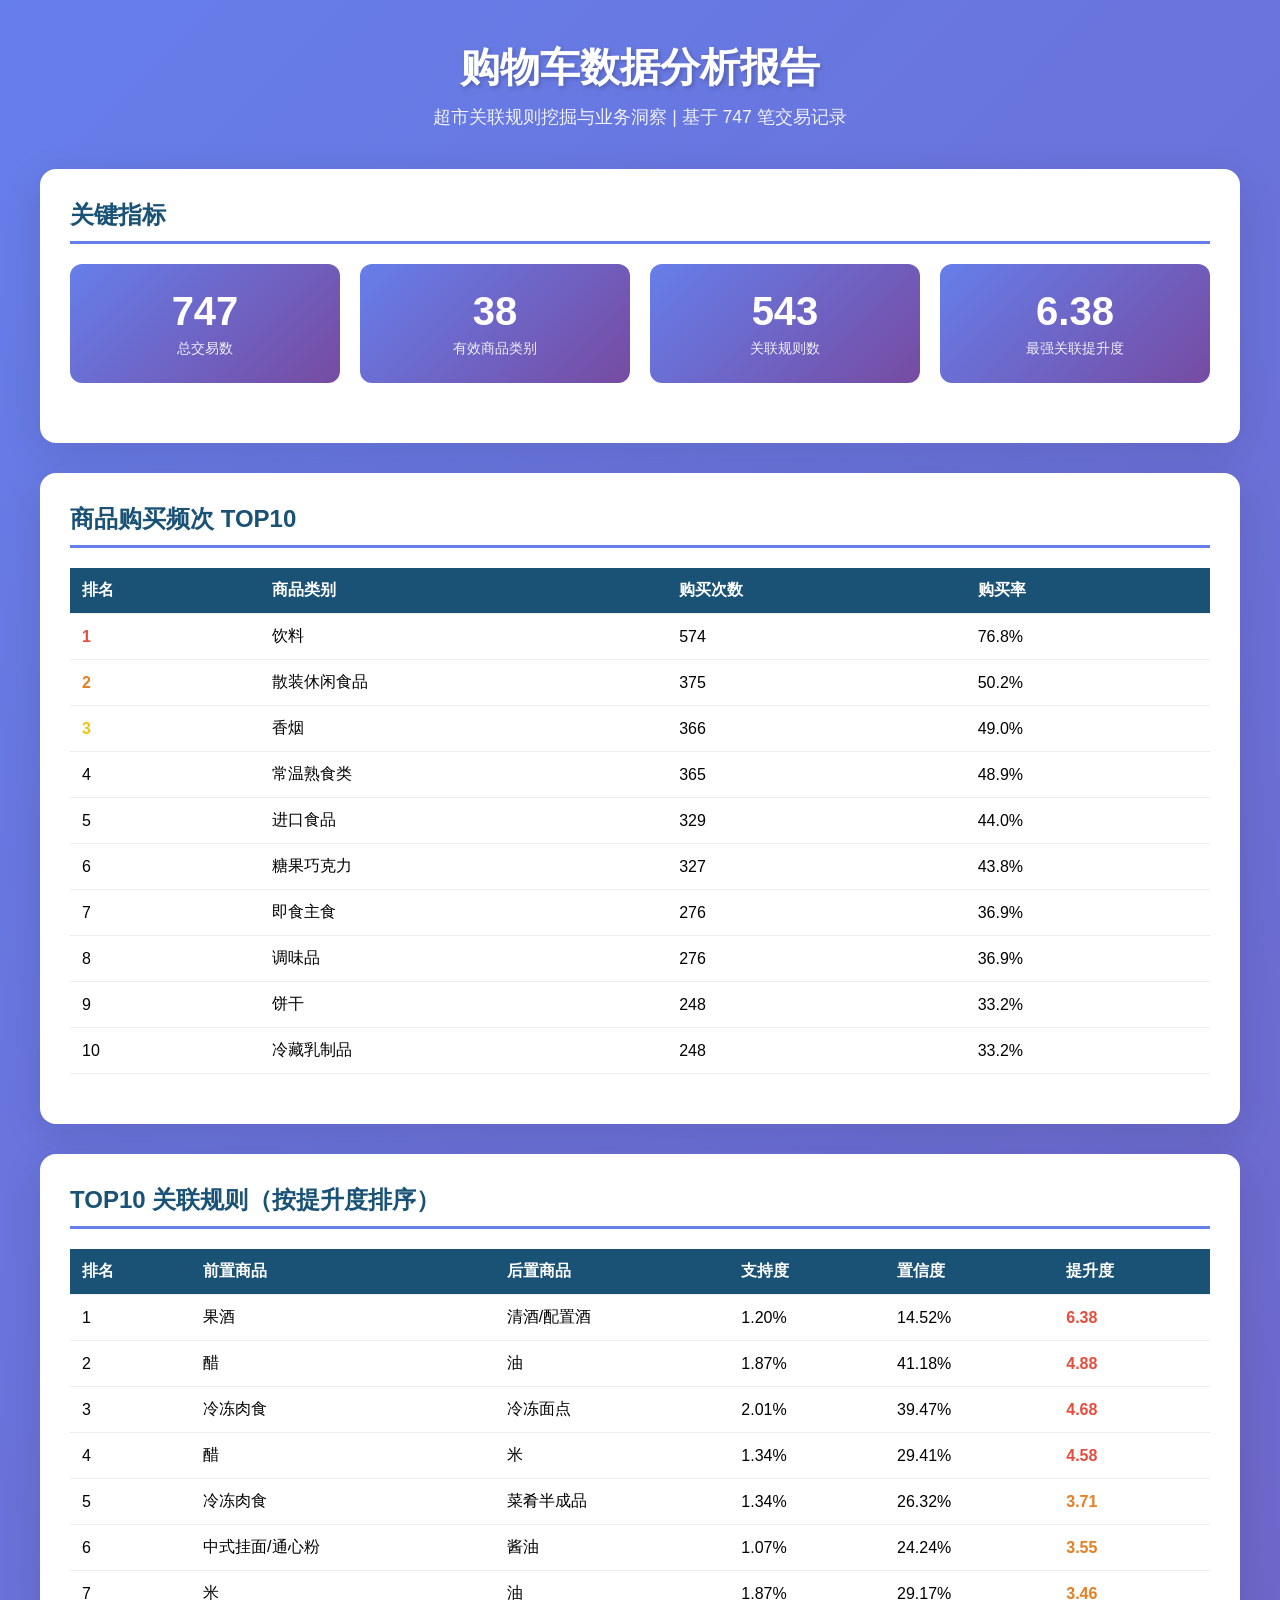
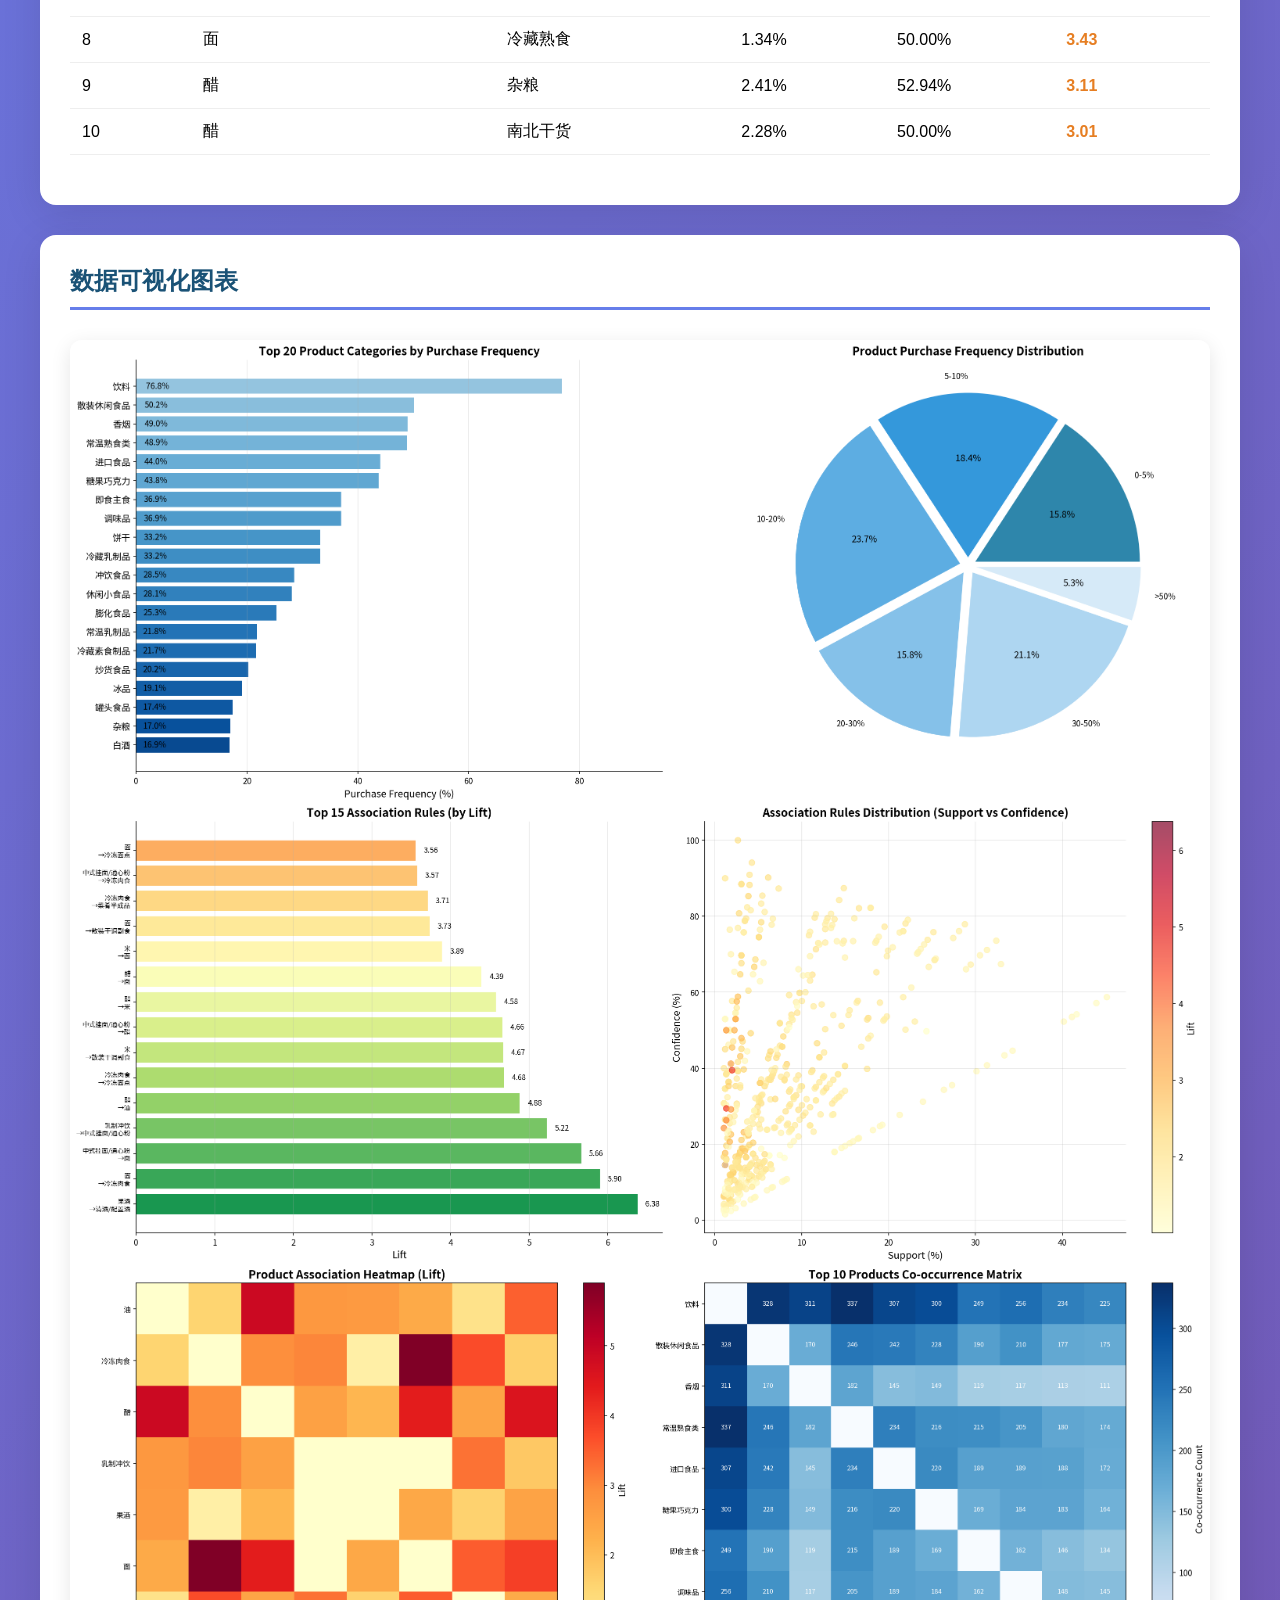
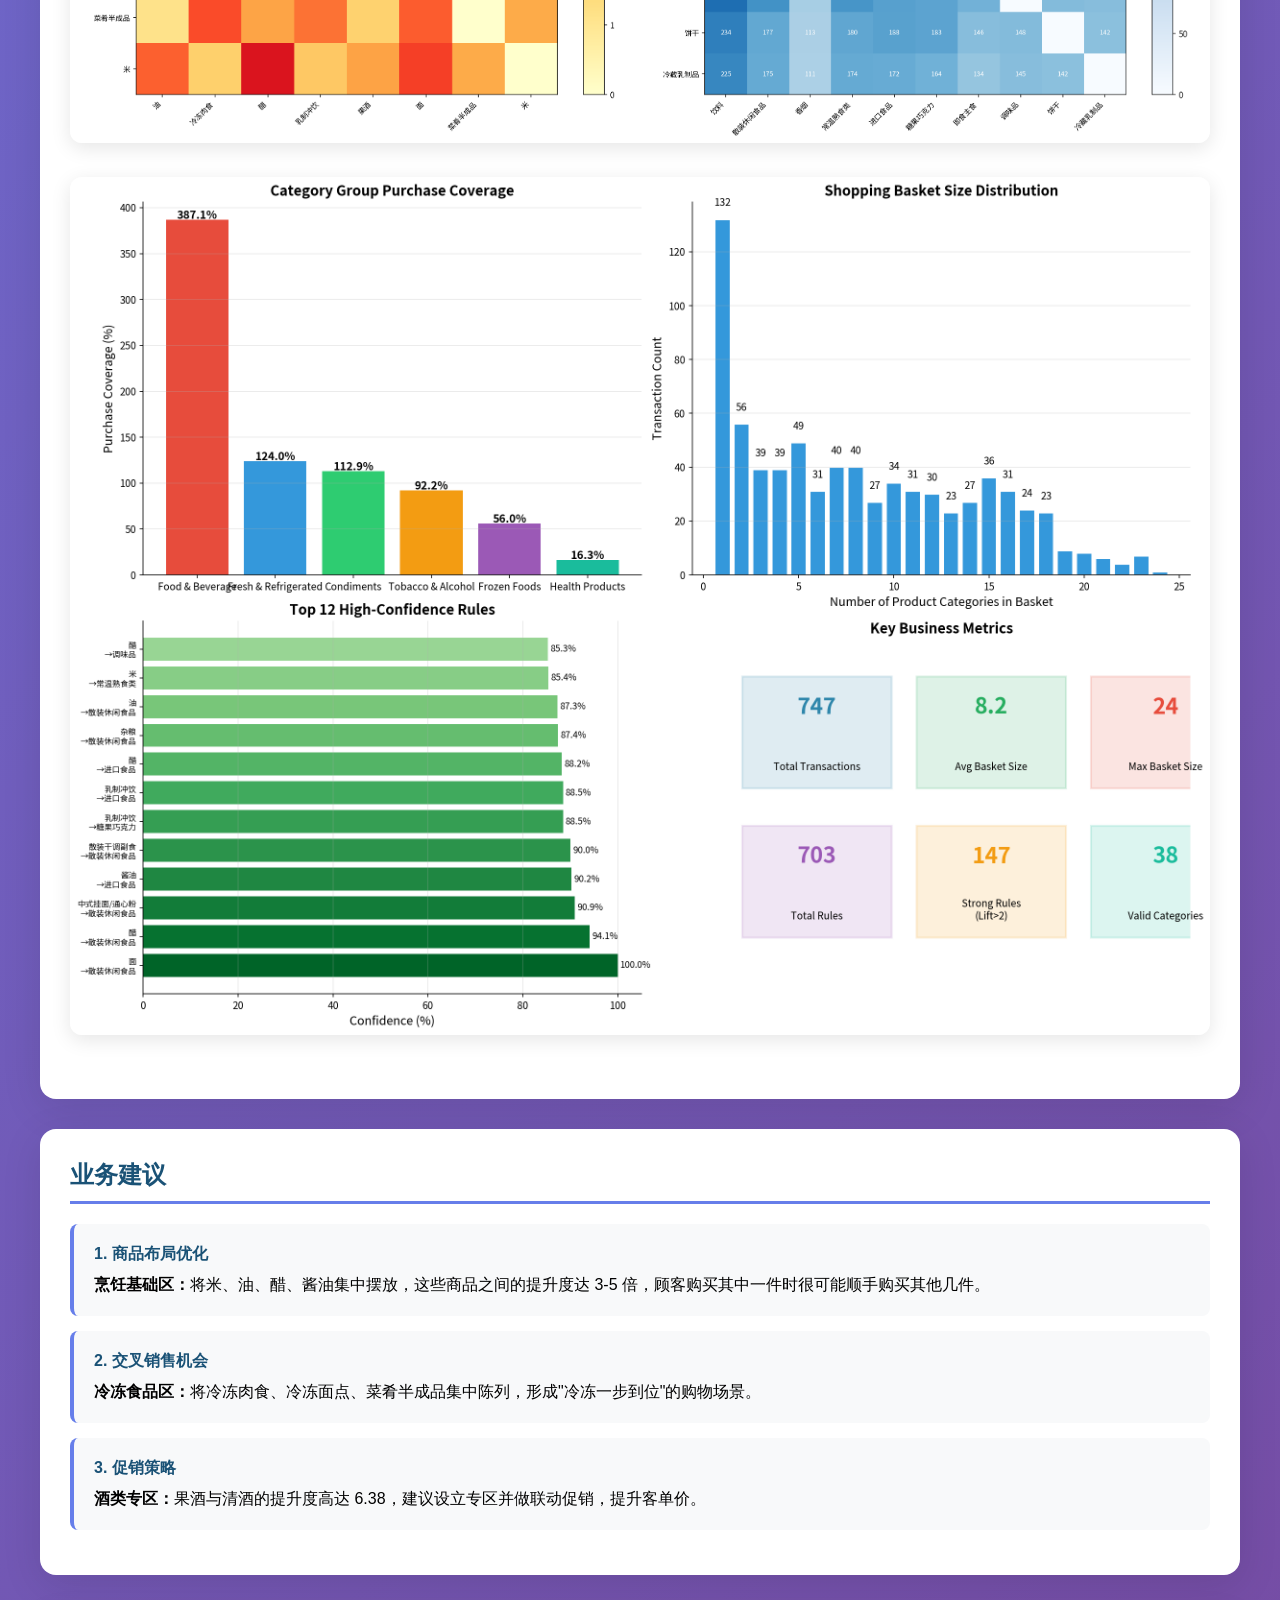
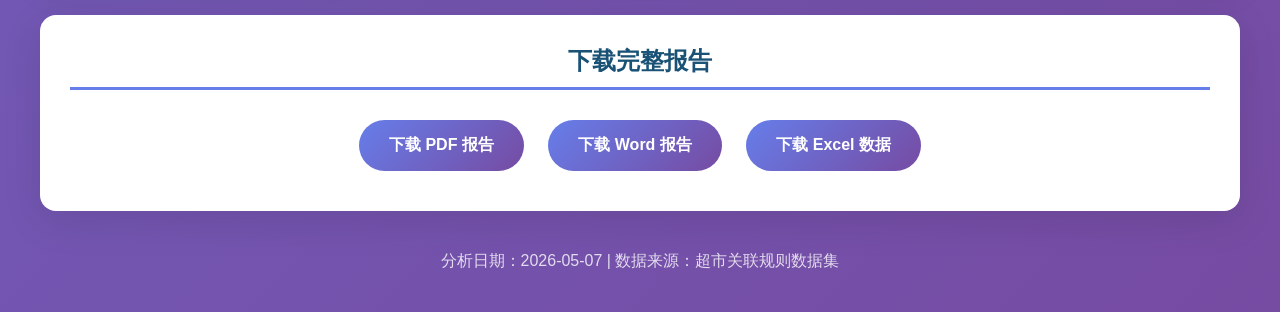
<file: shopping-cart-report.html>
<!DOCTYPE html>
<html lang="zh-CN">
<head>
    <meta charset="UTF-8">
    <meta name="viewport" content="width=device-width, initial-scale=1.0">
    <title>购物车数据分析报告</title>
    <style>
        * { margin: 0; padding: 0; box-sizing: border-box; }
        body {
            font-family: -apple-system, BlinkMacSystemFont, "Segoe UI", Roboto, "Helvetica Neue", Arial, sans-serif;
            background: linear-gradient(135deg, #667eea 0%, #764ba2 100%);
            min-height: 100vh;
            padding: 40px 20px;
        }
        .container {
            max-width: 1200px;
            margin: 0 auto;
        }
        .header {
            text-align: center;
            color: white;
            margin-bottom: 40px;
        }
        .header h1 {
            font-size: 2.5rem;
            margin-bottom: 10px;
            text-shadow: 2px 2px 4px rgba(0,0,0,0.2);
        }
        .header p {
            font-size: 1.1rem;
            opacity: 0.9;
        }
        .card {
            background: white;
            border-radius: 16px;
            padding: 30px;
            margin-bottom: 30px;
            box-shadow: 0 10px 40px rgba(0,0,0,0.1);
        }
        .card h2 {
            color: #1a5276;
            font-size: 1.5rem;
            margin-bottom: 20px;
            padding-bottom: 10px;
            border-bottom: 3px solid #667eea;
        }
        .metrics {
            display: grid;
            grid-template-columns: repeat(auto-fit, minmax(200px, 1fr));
            gap: 20px;
            margin-bottom: 30px;
        }
        .metric {
            background: linear-gradient(135deg, #667eea 0%, #764ba2 100%);
            color: white;
            padding: 25px;
            border-radius: 12px;
            text-align: center;
        }
        .metric-value {
            font-size: 2.5rem;
            font-weight: bold;
            margin-bottom: 5px;
        }
        .metric-label {
            font-size: 0.9rem;
            opacity: 0.9;
        }
        table {
            width: 100%;
            border-collapse: collapse;
            margin: 20px 0;
        }
        th, td {
            padding: 12px;
            text-align: left;
            border-bottom: 1px solid #eee;
        }
        th {
            background: #1a5276;
            color: white;
            font-weight: 600;
        }
        tr:hover {
            background: #f8f9fa;
        }
        .rank-1 { color: #e74c3c; font-weight: bold; }
        .rank-2 { color: #e67e22; font-weight: bold; }
        .rank-3 { color: #f1c40f; font-weight: bold; }
        .lift-high { color: #e74c3c; font-weight: bold; }
        .lift-medium { color: #e67e22; font-weight: bold; }
        .download-section {
            text-align: center;
            margin-top: 40px;
        }
        .btn {
            display: inline-block;
            background: linear-gradient(135deg, #667eea 0%, #764ba2 100%);
            color: white;
            padding: 15px 30px;
            border-radius: 30px;
            text-decoration: none;
            margin: 10px;
            font-weight: 600;
            transition: transform 0.2s, box-shadow 0.2s;
        }
        .btn:hover {
            transform: translateY(-2px);
            box-shadow: 0 5px 20px rgba(102, 126, 234, 0.4);
        }
        .chart-container {
            margin: 30px 0;
            text-align: center;
        }
        .chart-container img {
            max-width: 100%;
            border-radius: 12px;
            box-shadow: 0 5px 20px rgba(0,0,0,0.1);
        }
        .recommendation {
            background: #f8f9fa;
            padding: 20px;
            border-radius: 8px;
            margin: 15px 0;
            border-left: 4px solid #667eea;
        }
        .recommendation h4 {
            color: #1a5276;
            margin-bottom: 10px;
        }
        @media (max-width: 768px) {
            .header h1 { font-size: 1.8rem; }
            .metrics { grid-template-columns: repeat(2, 1fr); }
            .metric-value { font-size: 1.8rem; }
            table { font-size: 0.9rem; }
        }
    </style>
</head>
<body>
    <div class="container">
        <div class="header">
            <h1>购物车数据分析报告</h1>
            <p>超市关联规则挖掘与业务洞察 | 基于 747 笔交易记录</p>
        </div>

        <div class="card">
            <h2>关键指标</h2>
            <div class="metrics">
                <div class="metric">
                    <div class="metric-value">747</div>
                    <div class="metric-label">总交易数</div>
                </div>
                <div class="metric">
                    <div class="metric-value">38</div>
                    <div class="metric-label">有效商品类别</div>
                </div>
                <div class="metric">
                    <div class="metric-value">543</div>
                    <div class="metric-label">关联规则数</div>
                </div>
                <div class="metric">
                    <div class="metric-value">6.38</div>
                    <div class="metric-label">最强关联提升度</div>
                </div>
            </div>
        </div>

        <div class="card">
            <h2>商品购买频次 TOP10</h2>
            <table>
                <tr>
                    <th>排名</th>
                    <th>商品类别</th>
                    <th>购买次数</th>
                    <th>购买率</th>
                </tr>
                <tr><td class="rank-1">1</td><td>饮料</td><td>574</td><td>76.8%</td></tr>
                <tr><td class="rank-2">2</td><td>散装休闲食品</td><td>375</td><td>50.2%</td></tr>
                <tr><td class="rank-3">3</td><td>香烟</td><td>366</td><td>49.0%</td></tr>
                <tr><td>4</td><td>常温熟食类</td><td>365</td><td>48.9%</td></tr>
                <tr><td>5</td><td>进口食品</td><td>329</td><td>44.0%</td></tr>
                <tr><td>6</td><td>糖果巧克力</td><td>327</td><td>43.8%</td></tr>
                <tr><td>7</td><td>即食主食</td><td>276</td><td>36.9%</td></tr>
                <tr><td>8</td><td>调味品</td><td>276</td><td>36.9%</td></tr>
                <tr><td>9</td><td>饼干</td><td>248</td><td>33.2%</td></tr>
                <tr><td>10</td><td>冷藏乳制品</td><td>248</td><td>33.2%</td></tr>
            </table>
        </div>

        <div class="card">
            <h2>TOP10 关联规则（按提升度排序）</h2>
            <table>
                <tr>
                    <th>排名</th>
                    <th>前置商品</th>
                    <th>后置商品</th>
                    <th>支持度</th>
                    <th>置信度</th>
                    <th>提升度</th>
                </tr>
                <tr><td>1</td><td>果酒</td><td>清酒/配置酒</td><td>1.20%</td><td>14.52%</td><td class="lift-high">6.38</td></tr>
                <tr><td>2</td><td>醋</td><td>油</td><td>1.87%</td><td>41.18%</td><td class="lift-high">4.88</td></tr>
                <tr><td>3</td><td>冷冻肉食</td><td>冷冻面点</td><td>2.01%</td><td>39.47%</td><td class="lift-high">4.68</td></tr>
                <tr><td>4</td><td>醋</td><td>米</td><td>1.34%</td><td>29.41%</td><td class="lift-high">4.58</td></tr>
                <tr><td>5</td><td>冷冻肉食</td><td>菜肴半成品</td><td>1.34%</td><td>26.32%</td><td class="lift-medium">3.71</td></tr>
                <tr><td>6</td><td>中式挂面/通心粉</td><td>酱油</td><td>1.07%</td><td>24.24%</td><td class="lift-medium">3.55</td></tr>
                <tr><td>7</td><td>米</td><td>油</td><td>1.87%</td><td>29.17%</td><td class="lift-medium">3.46</td></tr>
                <tr><td>8</td><td>面</td><td>冷藏熟食</td><td>1.34%</td><td>50.00%</td><td class="lift-medium">3.43</td></tr>
                <tr><td>9</td><td>醋</td><td>杂粮</td><td>2.41%</td><td>52.94%</td><td class="lift-medium">3.11</td></tr>
                <tr><td>10</td><td>醋</td><td>南北干货</td><td>2.28%</td><td>50.00%</td><td class="lift-medium">3.01</td></tr>
            </table>
        </div>

        <div class="card">
            <h2>数据可视化图表</h2>
            <div class="chart-container">
                <img src="购物车数据分析图表.png" alt="购物车数据分析图表">
            </div>
            <div class="chart-container">
                <img src="购物车数据深度分析.png" alt="购物车数据深度分析">
            </div>
        </div>

        <div class="card">
            <h2>业务建议</h2>
            <div class="recommendation">
                <h4>1. 商品布局优化</h4>
                <p><strong>烹饪基础区：</strong>将米、油、醋、酱油集中摆放，这些商品之间的提升度达 3-5 倍，顾客购买其中一件时很可能顺手购买其他几件。</p>
            </div>
            <div class="recommendation">
                <h4>2. 交叉销售机会</h4>
                <p><strong>冷冻食品区：</strong>将冷冻肉食、冷冻面点、菜肴半成品集中陈列，形成"冷冻一步到位"的购物场景。</p>
            </div>
            <div class="recommendation">
                <h4>3. 促销策略</h4>
                <p><strong>酒类专区：</strong>果酒与清酒的提升度高达 6.38，建议设立专区并做联动促销，提升客单价。</p>
            </div>
        </div>

        <div class="card download-section">
            <h2>下载完整报告</h2>
            <a href="购物车数据分析报告.pdf" class="btn" download>下载 PDF 报告</a>
            <a href="购物车数据分析报告.docx" class="btn" download>下载 Word 报告</a>
            <a href="关联规则分析结果.xlsx" class="btn" download>下载 Excel 数据</a>
        </div>

        <div style="text-align: center; color: white; opacity: 0.8; margin-top: 40px;">
            <p>分析日期：2026-05-07 | 数据来源：超市关联规则数据集</p>
        </div>
    </div>
</body>
</html>
</file>
